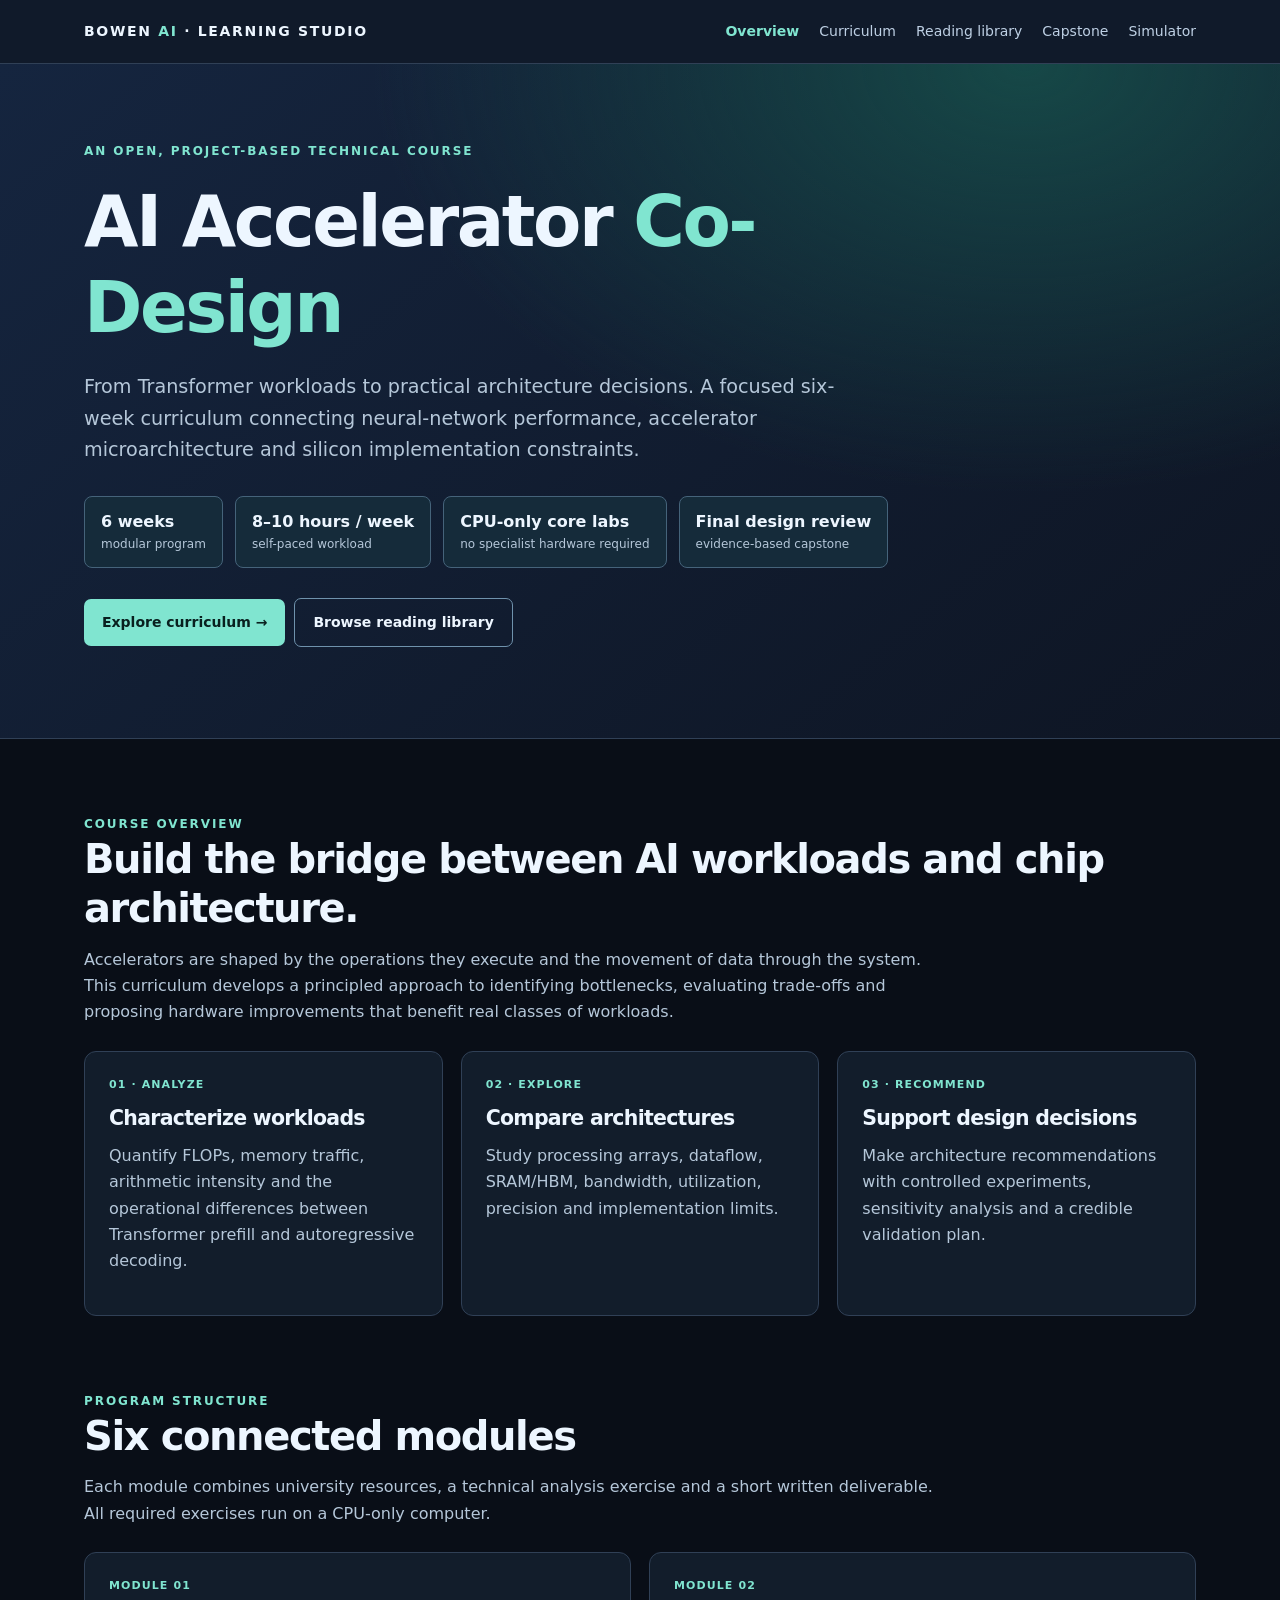
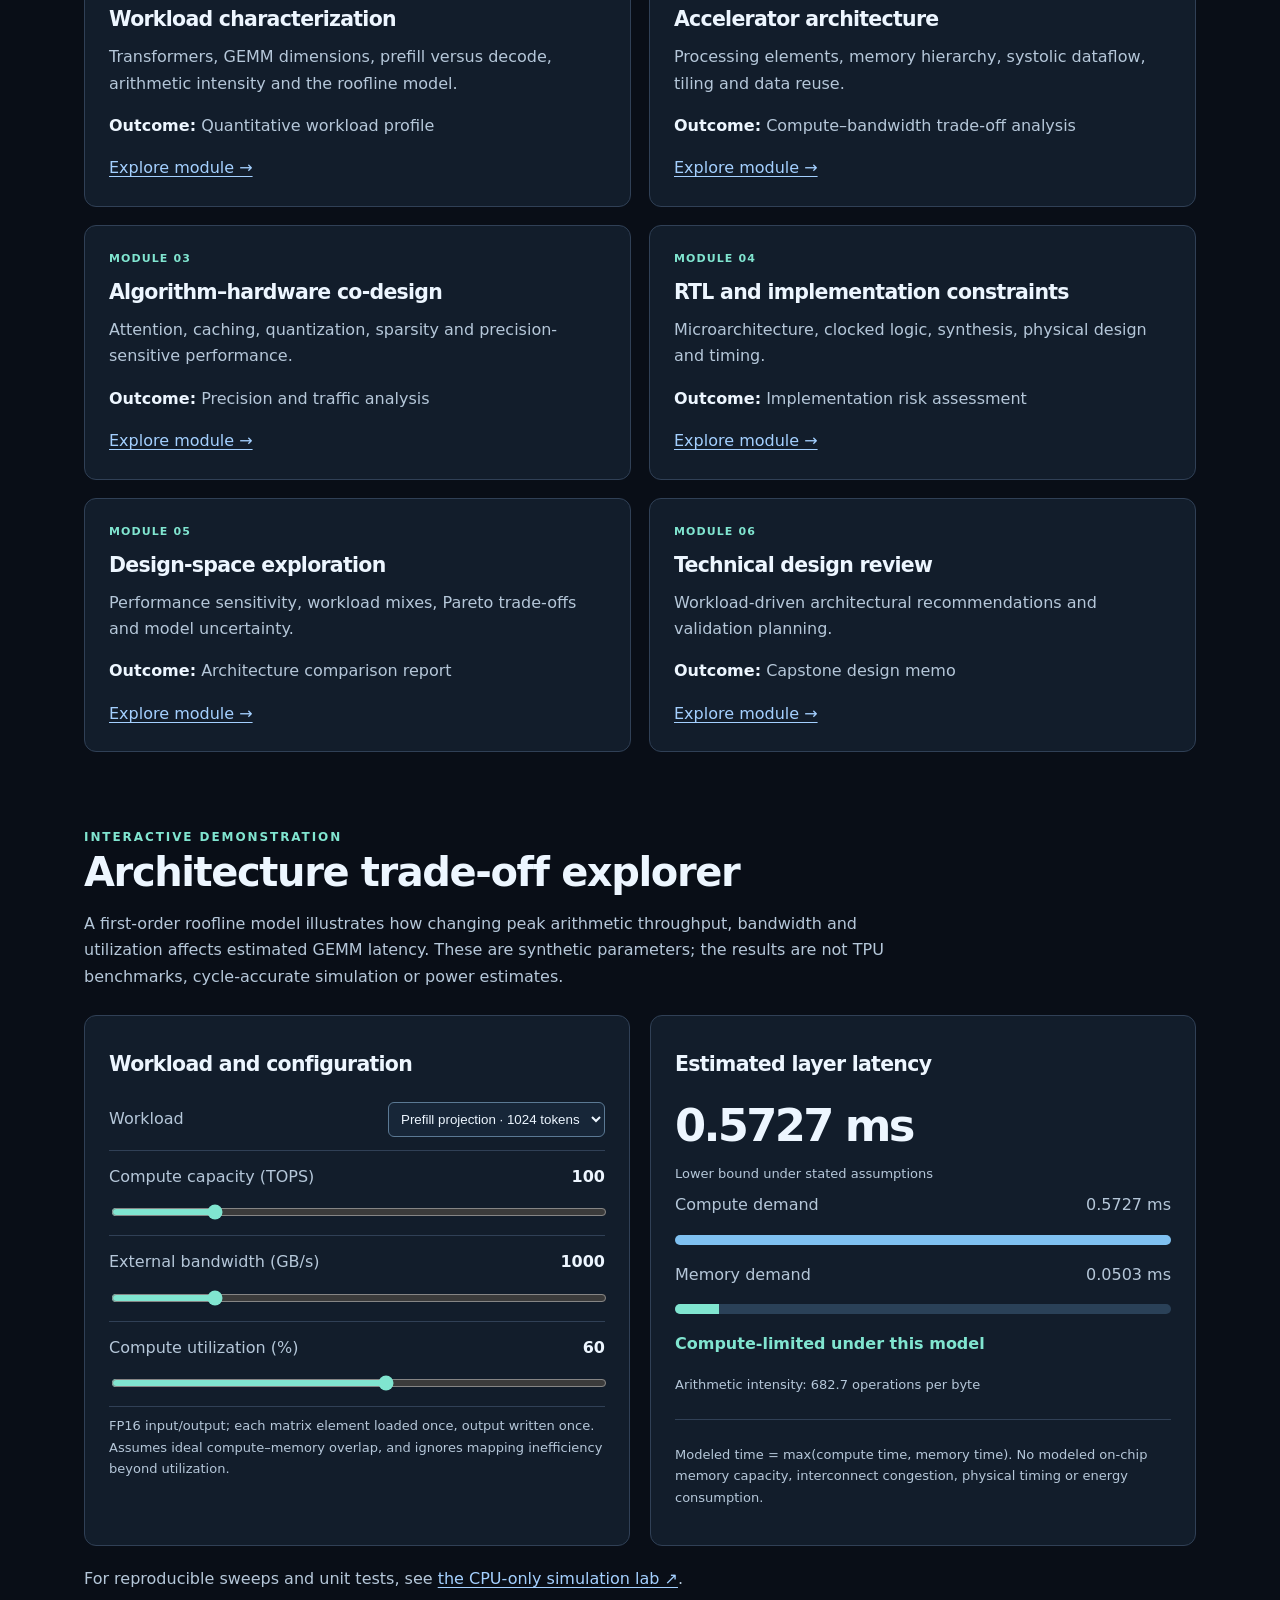
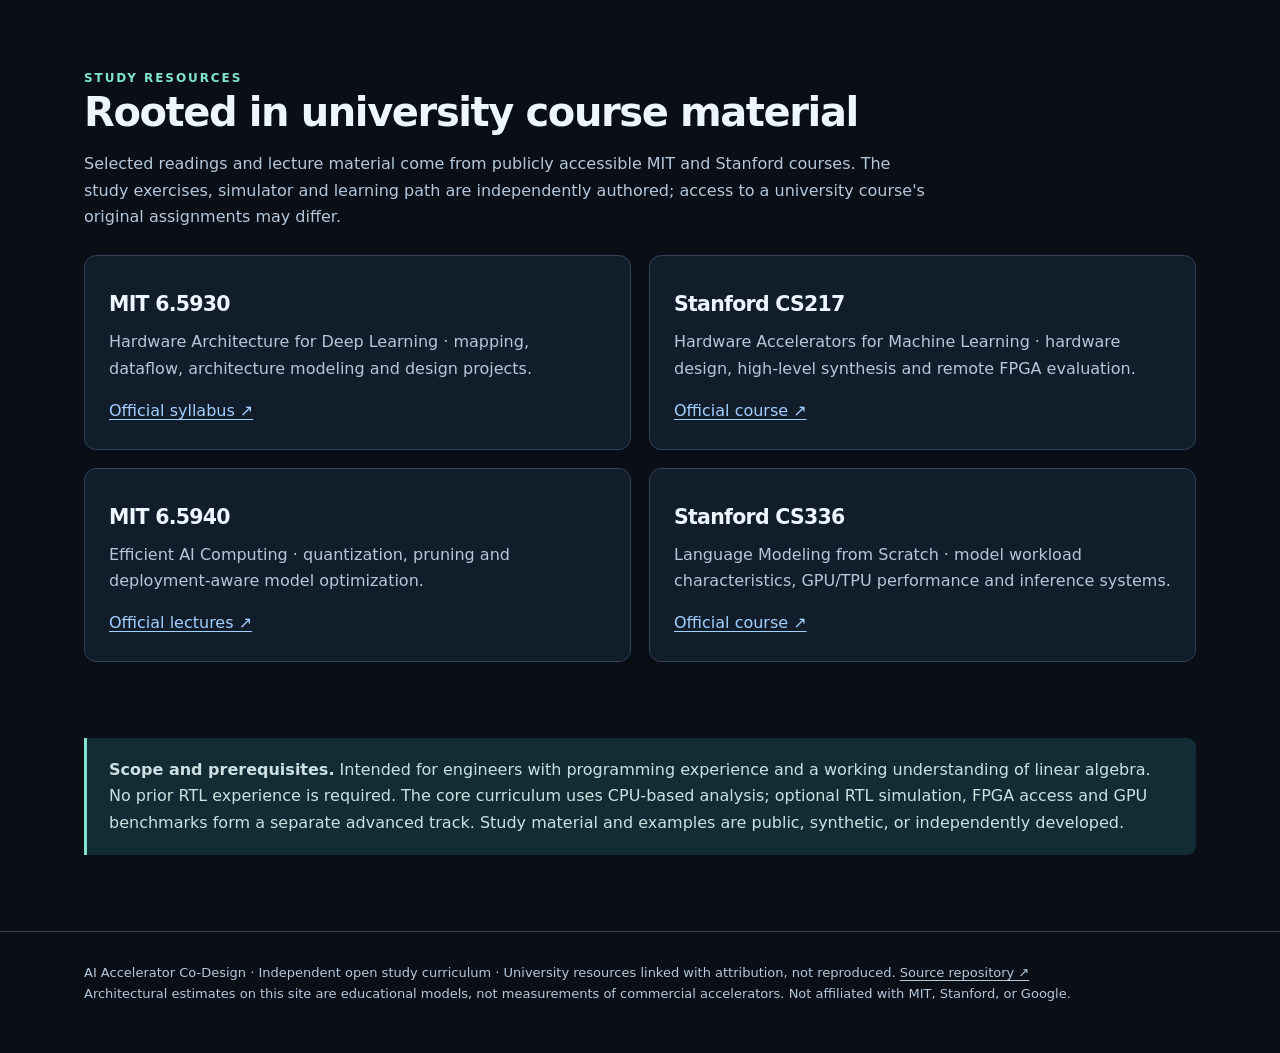
<file: index.html>
<!doctype html><html lang="en"><head><meta charset="utf-8"><meta name="viewport" content="width=device-width,initial-scale=1"><meta name="theme-color" content="#090e17"><meta name="description" content="An independent six-week study program in AI accelerator architecture and hardware-software co-design."><title>AI Accelerator Co-Design | Bowen AI</title><link rel="stylesheet" href="assets/site.css"></head><body><header class="site-header"><nav class="nav" aria-label="Primary navigation"><a class="brand" href="index.html">Bowen <b>AI</b> · Learning Studio</a><div class="menu"><a href="index.html" aria-current="page">Overview</a><a href="curriculum.html" >Curriculum</a><a href="readings.html" >Reading library</a><a href="capstone.html" >Capstone</a><a href="index.html#simulator" >Simulator</a></div></nav></header>
<section class="hero"><div class="wrap"><div class="eyebrow">An open, project-based technical course</div><h1>AI Accelerator <span class="accent">Co-Design</span></h1><p class="lead">From Transformer workloads to practical architecture decisions. A focused six-week curriculum connecting neural-network performance, accelerator microarchitecture and silicon implementation constraints.</p><div class="metadata"><div class="meta">6 weeks<span>modular program</span></div><div class="meta">8–10 hours / week<span>self-paced workload</span></div><div class="meta">CPU-only core labs<span>no specialist hardware required</span></div><div class="meta">Final design review<span>evidence-based capstone</span></div></div><a class="btn" href="curriculum.html">Explore curriculum →</a><a class="btn secondary" href="readings.html">Browse reading library</a></div></section>
<main class="wrap">
<section><div class="eyebrow">Course overview</div><h2>Build the bridge between AI workloads and chip architecture.</h2><p class="section-lead">Accelerators are shaped by the operations they execute and the movement of data through the system. This curriculum develops a principled approach to identifying bottlenecks, evaluating trade-offs and proposing hardware improvements that benefit real classes of workloads.</p><div class="grid"><article class="panel"><div class="tag">01 · Analyze</div><h3>Characterize workloads</h3><p>Quantify FLOPs, memory traffic, arithmetic intensity and the operational differences between Transformer prefill and autoregressive decoding.</p></article><article class="panel"><div class="tag">02 · Explore</div><h3>Compare architectures</h3><p>Study processing arrays, dataflow, SRAM/HBM, bandwidth, utilization, precision and implementation limits.</p></article><article class="panel"><div class="tag">03 · Recommend</div><h3>Support design decisions</h3><p>Make architecture recommendations with controlled experiments, sensitivity analysis and a credible validation plan.</p></article></div></section>
<section id="modules"><div class="eyebrow">Program structure</div><h2>Six connected modules</h2><p class="section-lead">Each module combines university resources, a technical analysis exercise and a short written deliverable. All required exercises run on a CPU-only computer.</p><div class="grid two"><article class="panel"><div class="tag">Module 01</div><h3>Workload characterization</h3><p>Transformers, GEMM dimensions, prefill versus decode, arithmetic intensity and the roofline model.</p><p><strong style="color:#edf6ff">Outcome:</strong> Quantitative workload profile</p><a href="curriculum.html#week-1">Explore module →</a></article><article class="panel"><div class="tag">Module 02</div><h3>Accelerator architecture</h3><p>Processing elements, memory hierarchy, systolic dataflow, tiling and data reuse.</p><p><strong style="color:#edf6ff">Outcome:</strong> Compute–bandwidth trade-off analysis</p><a href="curriculum.html#week-2">Explore module →</a></article><article class="panel"><div class="tag">Module 03</div><h3>Algorithm–hardware co-design</h3><p>Attention, caching, quantization, sparsity and precision-sensitive performance.</p><p><strong style="color:#edf6ff">Outcome:</strong> Precision and traffic analysis</p><a href="curriculum.html#week-3">Explore module →</a></article><article class="panel"><div class="tag">Module 04</div><h3>RTL and implementation constraints</h3><p>Microarchitecture, clocked logic, synthesis, physical design and timing.</p><p><strong style="color:#edf6ff">Outcome:</strong> Implementation risk assessment</p><a href="curriculum.html#week-4">Explore module →</a></article><article class="panel"><div class="tag">Module 05</div><h3>Design-space exploration</h3><p>Performance sensitivity, workload mixes, Pareto trade-offs and model uncertainty.</p><p><strong style="color:#edf6ff">Outcome:</strong> Architecture comparison report</p><a href="curriculum.html#week-5">Explore module →</a></article><article class="panel"><div class="tag">Module 06</div><h3>Technical design review</h3><p>Workload-driven architectural recommendations and validation planning.</p><p><strong style="color:#edf6ff">Outcome:</strong> Capstone design memo</p><a href="curriculum.html#week-6">Explore module →</a></article></div></section>
<section id="simulator"><div class="eyebrow">Interactive demonstration</div><h2>Architecture trade-off explorer</h2><p class="section-lead">A first-order roofline model illustrates how changing peak arithmetic throughput, bandwidth and utilization affects estimated GEMM latency. These are synthetic parameters; the results are not TPU benchmarks, cycle-accurate simulation or power estimates.</p>
<div class="lab"><div class="panel"><h3>Workload and configuration</h3>
<div class="formrow"><label for="shape">Workload</label><select id="shape"><option value="1,4096,4096">Decode projection · batch 1</option><option value="32,4096,4096">Decode projection · batch 32</option><option value="1024,4096,4096" selected>Prefill projection · 1024 tokens</option><option value="1024,11008,4096">MLP projection · 1024 tokens</option></select></div>
<div class="formrow"><label for="compute">Compute capacity (TOPS)</label><strong id="computeVal">100</strong><input id="compute" type="range" min="25" max="400" step="25" value="100"></div>
<div class="formrow"><label for="bw">External bandwidth (GB/s)</label><strong id="bwVal">1000</strong><input id="bw" type="range" min="250" max="4000" step="250" value="1000"></div>
<div class="formrow"><label for="util">Compute utilization (%)</label><strong id="utilVal">60</strong><input id="util" type="range" min="10" max="100" step="10" value="60"></div>
<p class="caption">FP16 input/output; each matrix element loaded once, output written once. Assumes ideal compute–memory overlap, and ignores mapping inefficiency beyond utilization.</p></div>
<div class="panel" aria-live="polite"><h3>Estimated layer latency</h3><div class="estimate" id="latency">—</div><div class="tiny">Lower bound under stated assumptions</div><p>Compute demand <span style="float:right" id="compMs">—</span></p><div class="bar"><span id="compBar"></span></div><p>Memory demand <span style="float:right" id="memMs">—</span></p><div class="bar"><span id="memBar" class="memory"></span></div><p><strong id="bound" class="accent">—</strong></p><p class="tiny" id="intensity"></p><div class="rule"></div><p class="caption">Modeled time = max(compute time, memory time). No modeled on-chip memory capacity, interconnect congestion, physical timing or energy consumption.</p></div></div>
<p style="margin-top:20px">For reproducible sweeps and unit tests, see <a href="https://github.com/Bowen-AI/ai-accelerator-codesign/tree/main/labs">the CPU-only simulation lab ↗</a>.</p></section>
<section><div class="eyebrow">Study resources</div><h2>Rooted in university course material</h2><p class="section-lead">Selected readings and lecture material come from publicly accessible MIT and Stanford courses. The study exercises, simulator and learning path are independently authored; access to a university course's original assignments may differ.</p><div class="grid two">
<article class="panel"><h3>MIT 6.5930</h3><p>Hardware Architecture for Deep Learning · mapping, dataflow, architecture modeling and design projects.</p><a href="https://csg.csail.mit.edu/6.5930/syllabus.html">Official syllabus ↗</a></article>
<article class="panel"><h3>Stanford CS217</h3><p>Hardware Accelerators for Machine Learning · hardware design, high-level synthesis and remote FPGA evaluation.</p><a href="https://cs217.stanford.edu/">Official course ↗</a></article>
<article class="panel"><h3>MIT 6.5940</h3><p>Efficient AI Computing · quantization, pruning and deployment-aware model optimization.</p><a href="https://hanlab.mit.edu/course">Official lectures ↗</a></article>
<article class="panel"><h3>Stanford CS336</h3><p>Language Modeling from Scratch · model workload characteristics, GPU/TPU performance and inference systems.</p><a href="https://cs336.stanford.edu/">Official course ↗</a></article></div></section>
<section class="notice"><strong>Scope and prerequisites.</strong> Intended for engineers with programming experience and a working understanding of linear algebra. No prior RTL experience is required. The core curriculum uses CPU-based analysis; optional RTL simulation, FPGA access and GPU benchmarks form a separate advanced track. Study material and examples are public, synthetic, or independently developed.</section>
</main><script>
(function(){const $=id=>document.getElementById(id);const keys=['shape','compute','bw','util'];function update(){const [m,n,k]=$('shape').value.split(',').map(Number),tops=Number($('compute').value),bandwidth=Number($('bw').value),util=Number($('util').value)/100; $('computeVal').textContent=tops;$('bwVal').textContent=bandwidth;$('utilVal').textContent=Math.round(100*util);const ops=2*m*n*k,bytes=2*(m*k+n*k+m*n),ct=ops/(tops*1e12*util)*1e3,mt=bytes/(bandwidth*1e9)*1e3,lat=Math.max(ct,mt);$('latency').textContent=lat.toFixed(4)+' ms';$('compMs').textContent=ct.toFixed(4)+' ms';$('memMs').textContent=mt.toFixed(4)+' ms';$('compBar').style.width=100*ct/lat+'%';$('memBar').style.width=100*mt/lat+'%';$('bound').textContent=ct>=mt?'Compute-limited under this model':'Bandwidth-limited under this model';$('intensity').textContent='Arithmetic intensity: '+(ops/bytes).toFixed(1)+' operations per byte';}keys.forEach(k=>$(k).addEventListener('input',update));update()})();
</script><footer class="footer"><div class="wrap">AI Accelerator Co-Design · Independent open study curriculum · University resources linked with attribution, not reproduced. <a href="https://github.com/Bowen-AI/ai-accelerator-codesign">Source repository ↗</a><br>Architectural estimates on this site are educational models, not measurements of commercial accelerators. Not affiliated with MIT, Stanford, or Google.</div></footer></body></html>
</file>
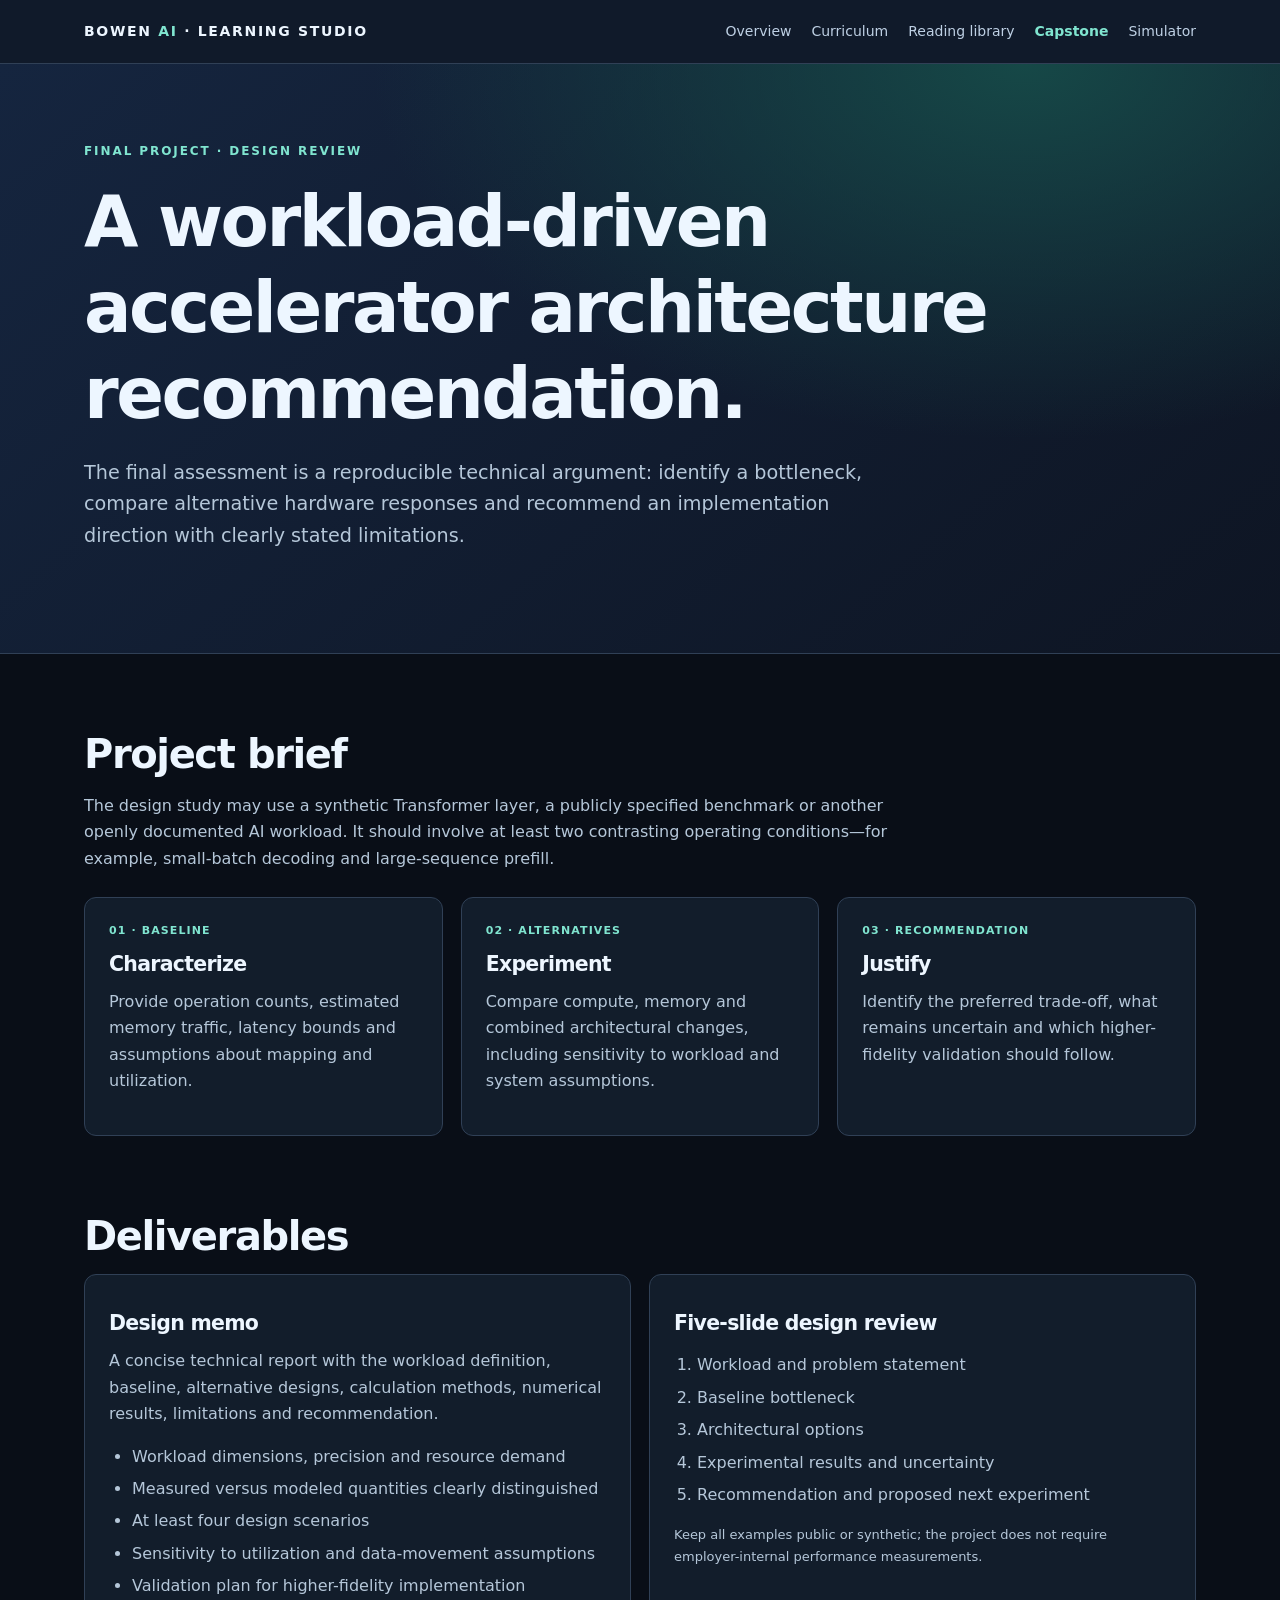
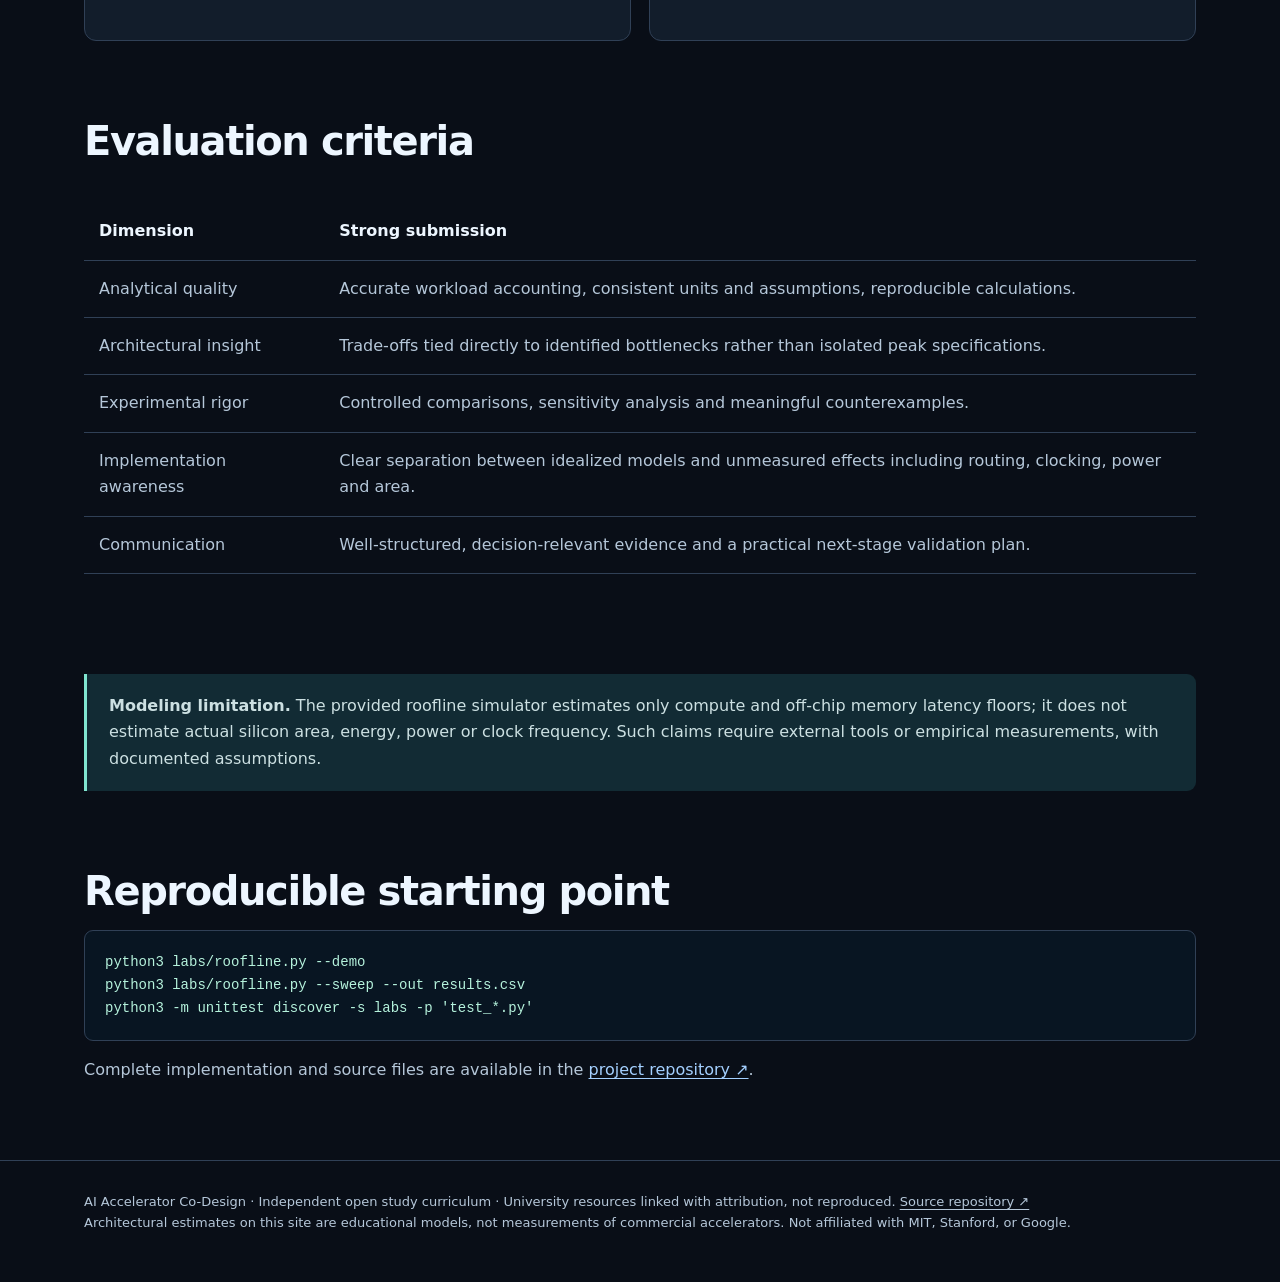
<file: capstone.html>
<!doctype html><html lang="en"><head><meta charset="utf-8"><meta name="viewport" content="width=device-width,initial-scale=1"><meta name="theme-color" content="#090e17"><meta name="description" content="Capstone project specification for a workload-driven AI accelerator architecture review."><title>AI Accelerator Co-Design | Bowen AI</title><link rel="stylesheet" href="assets/site.css"></head><body><header class="site-header"><nav class="nav" aria-label="Primary navigation"><a class="brand" href="index.html">Bowen <b>AI</b> · Learning Studio</a><div class="menu"><a href="index.html" >Overview</a><a href="curriculum.html" >Curriculum</a><a href="readings.html" >Reading library</a><a href="capstone.html" aria-current="page">Capstone</a><a href="index.html#simulator" >Simulator</a></div></nav></header>
<section class="hero"><div class="wrap"><div class="eyebrow">Final project · Design review</div><h1>A workload-driven accelerator architecture recommendation.</h1><p class="lead">The final assessment is a reproducible technical argument: identify a bottleneck, compare alternative hardware responses and recommend an implementation direction with clearly stated limitations.</p></div></section>
<main class="wrap">
<section><h2>Project brief</h2><p class="section-lead">The design study may use a synthetic Transformer layer, a publicly specified benchmark or another openly documented AI workload. It should involve at least two contrasting operating conditions—for example, small-batch decoding and large-sequence prefill.</p><div class="grid"><article class="panel"><div class="tag">01 · Baseline</div><h3>Characterize</h3><p>Provide operation counts, estimated memory traffic, latency bounds and assumptions about mapping and utilization.</p></article><article class="panel"><div class="tag">02 · Alternatives</div><h3>Experiment</h3><p>Compare compute, memory and combined architectural changes, including sensitivity to workload and system assumptions.</p></article><article class="panel"><div class="tag">03 · Recommendation</div><h3>Justify</h3><p>Identify the preferred trade-off, what remains uncertain and which higher-fidelity validation should follow.</p></article></div></section>
<section><h2>Deliverables</h2><div class="grid two"><article class="panel"><h3>Design memo</h3><p>A concise technical report with the workload definition, baseline, alternative designs, calculation methods, numerical results, limitations and recommendation.</p><ul><li>Workload dimensions, precision and resource demand</li><li>Measured versus modeled quantities clearly distinguished</li><li>At least four design scenarios</li><li>Sensitivity to utilization and data-movement assumptions</li><li>Validation plan for higher-fidelity implementation</li></ul></article><article class="panel"><h3>Five-slide design review</h3><ol><li>Workload and problem statement</li><li>Baseline bottleneck</li><li>Architectural options</li><li>Experimental results and uncertainty</li><li>Recommendation and proposed next experiment</li></ol><p class="caption">Keep all examples public or synthetic; the project does not require employer-internal performance measurements.</p></article></div></section>
<section><h2>Evaluation criteria</h2><div class="table-wrap"><table><thead><tr><th>Dimension</th><th>Strong submission</th></tr></thead><tbody>
<tr><td>Analytical quality</td><td>Accurate workload accounting, consistent units and assumptions, reproducible calculations.</td></tr>
<tr><td>Architectural insight</td><td>Trade-offs tied directly to identified bottlenecks rather than isolated peak specifications.</td></tr>
<tr><td>Experimental rigor</td><td>Controlled comparisons, sensitivity analysis and meaningful counterexamples.</td></tr>
<tr><td>Implementation awareness</td><td>Clear separation between idealized models and unmeasured effects including routing, clocking, power and area.</td></tr>
<tr><td>Communication</td><td>Well-structured, decision-relevant evidence and a practical next-stage validation plan.</td></tr>
</tbody></table></div></section>
<section class="notice"><strong>Modeling limitation.</strong> The provided roofline simulator estimates only compute and off-chip memory latency floors; it does not estimate actual silicon area, energy, power or clock frequency. Such claims require external tools or empirical measurements, with documented assumptions.</section>
<section><h2>Reproducible starting point</h2><pre>python3 labs/roofline.py --demo
python3 labs/roofline.py --sweep --out results.csv
python3 -m unittest discover -s labs -p 'test_*.py'</pre><p>Complete implementation and source files are available in the <a href="https://github.com/Bowen-AI/ai-accelerator-codesign">project repository ↗</a>.</p></section></main><footer class="footer"><div class="wrap">AI Accelerator Co-Design · Independent open study curriculum · University resources linked with attribution, not reproduced. <a href="https://github.com/Bowen-AI/ai-accelerator-codesign">Source repository ↗</a><br>Architectural estimates on this site are educational models, not measurements of commercial accelerators. Not affiliated with MIT, Stanford, or Google.</div></footer></body></html>
</file>
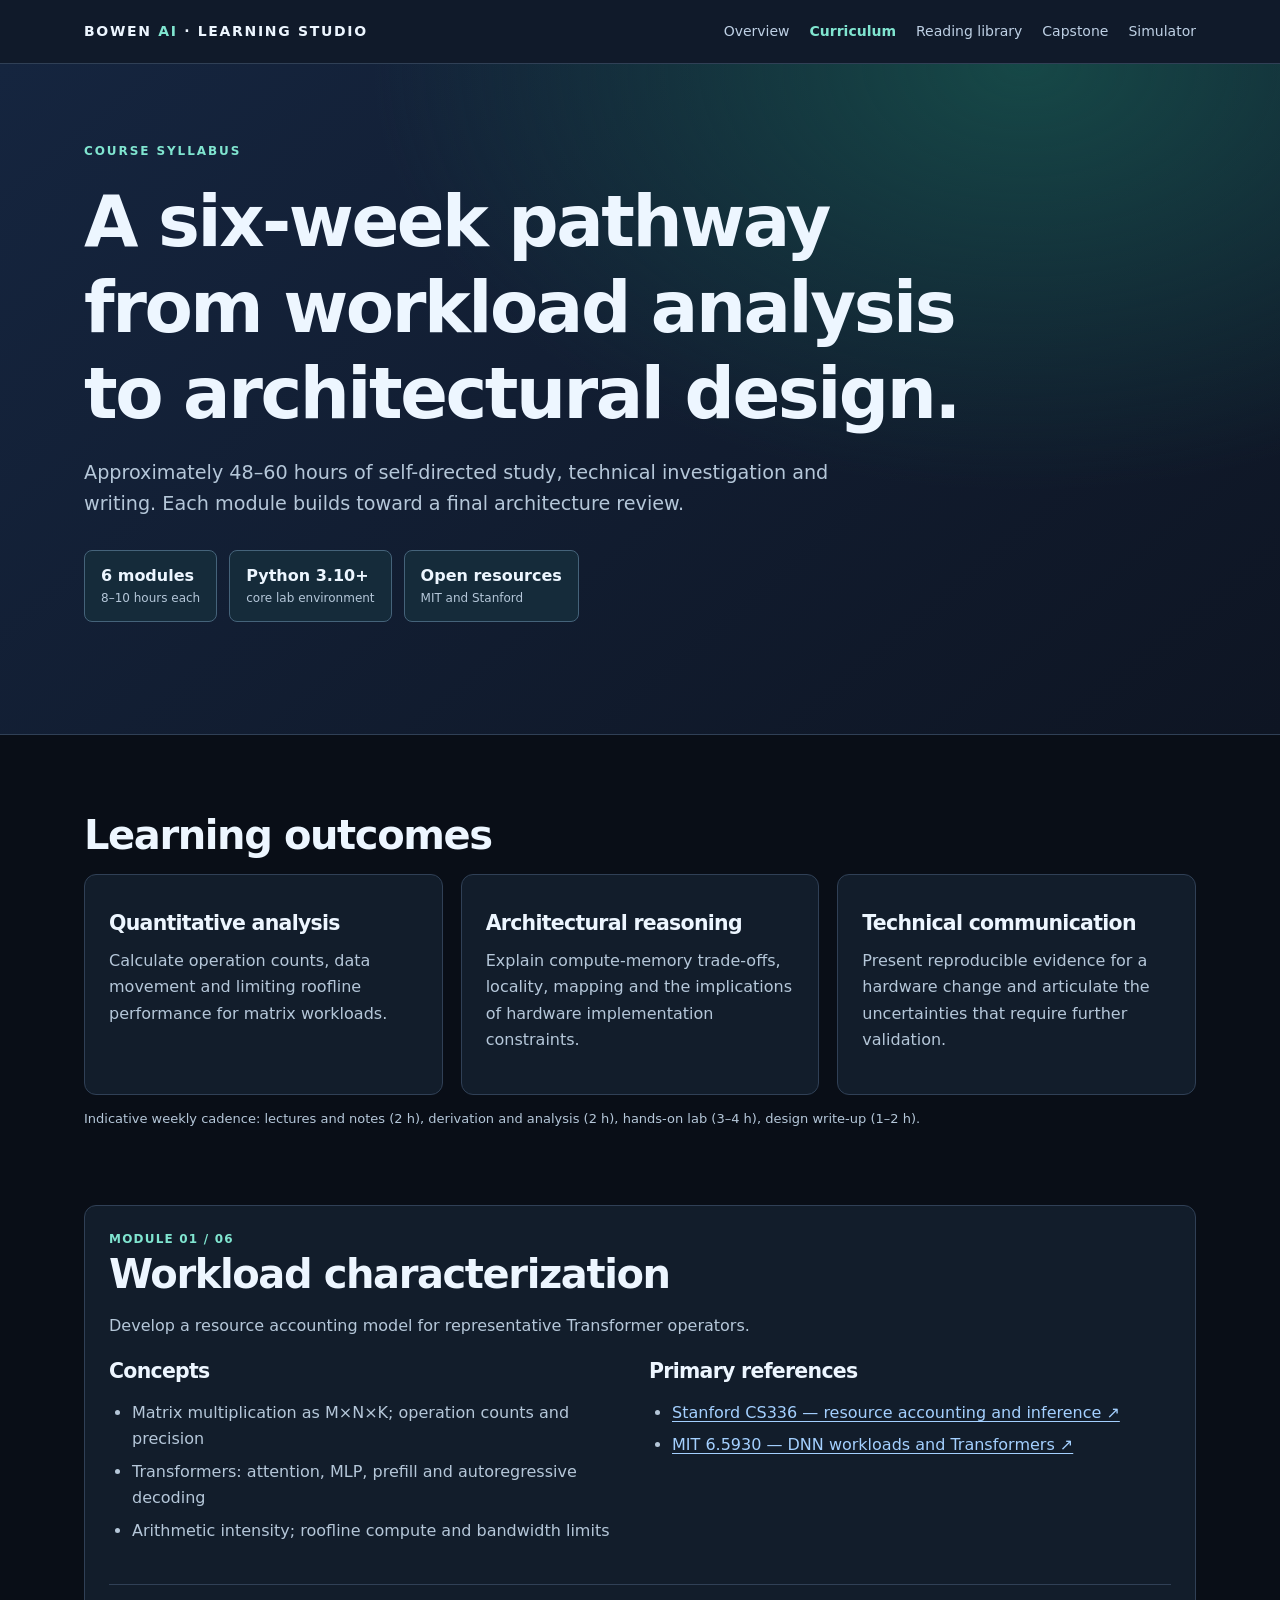
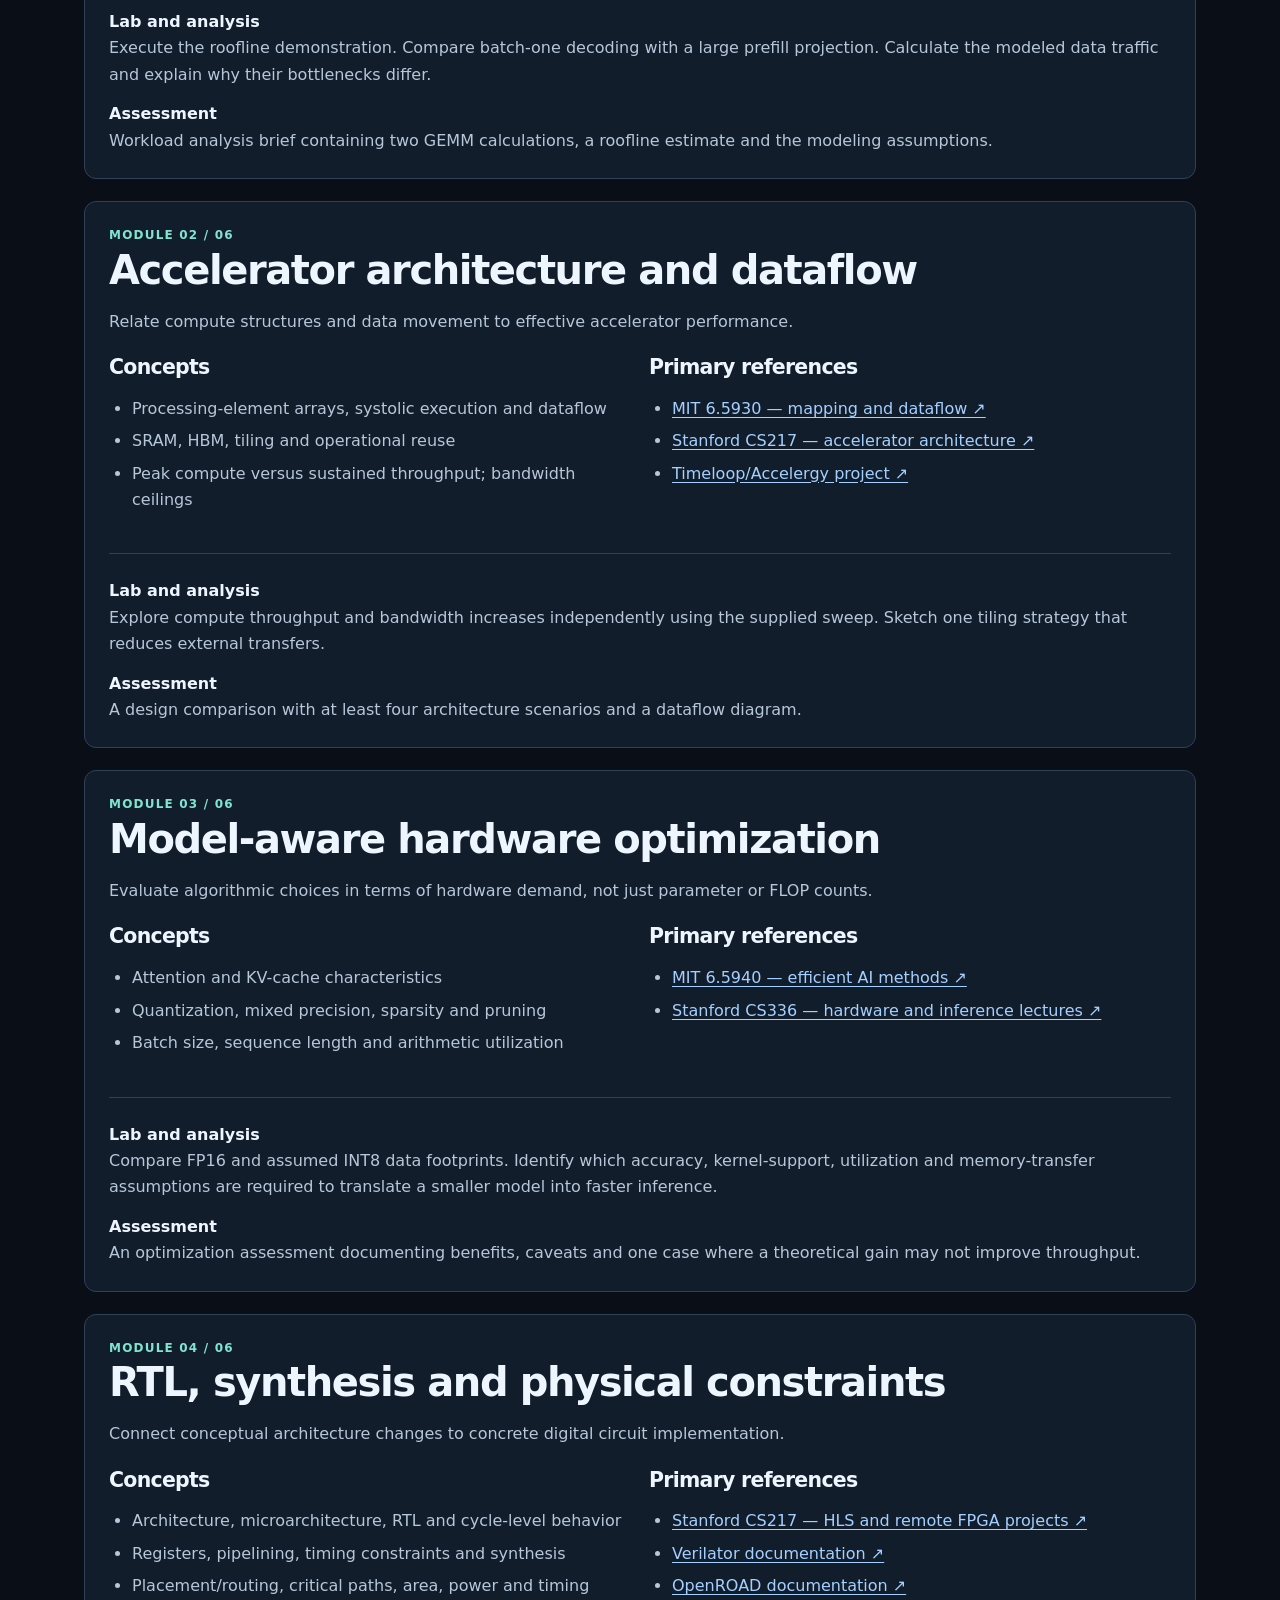
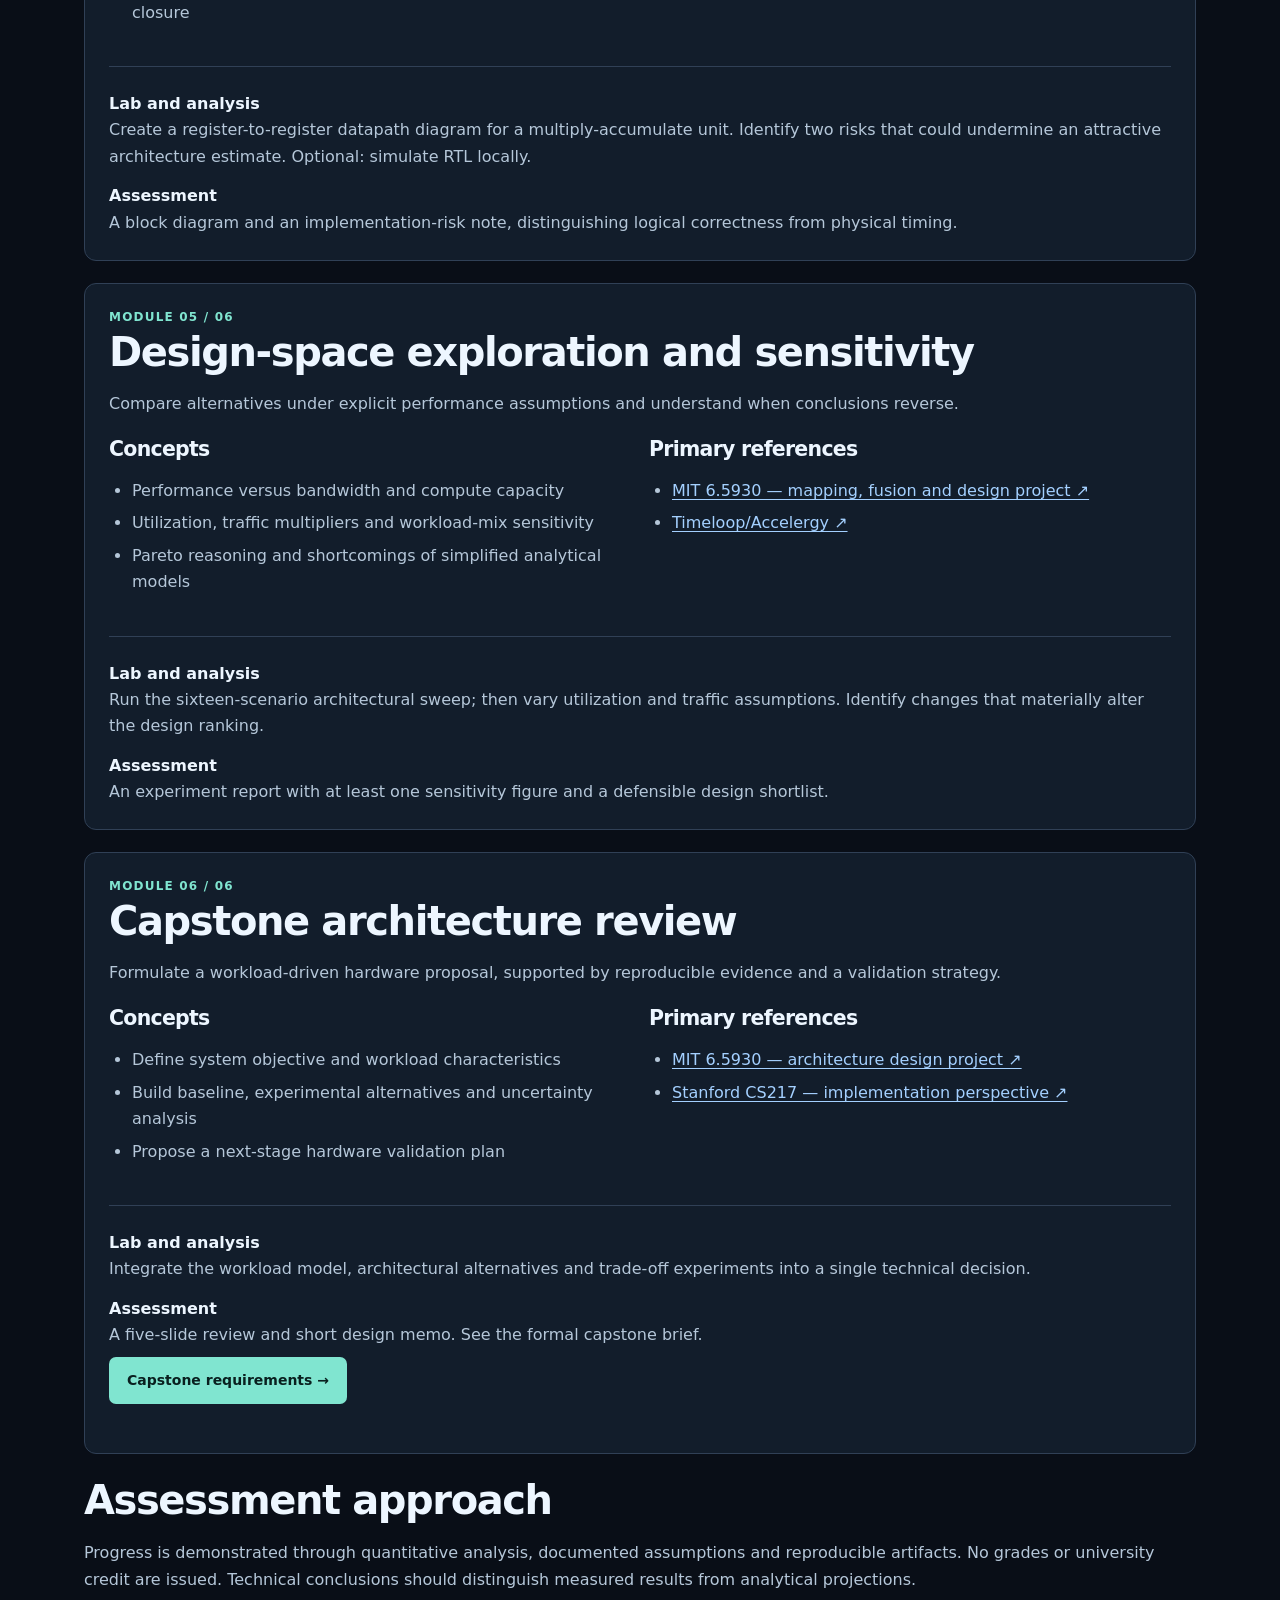
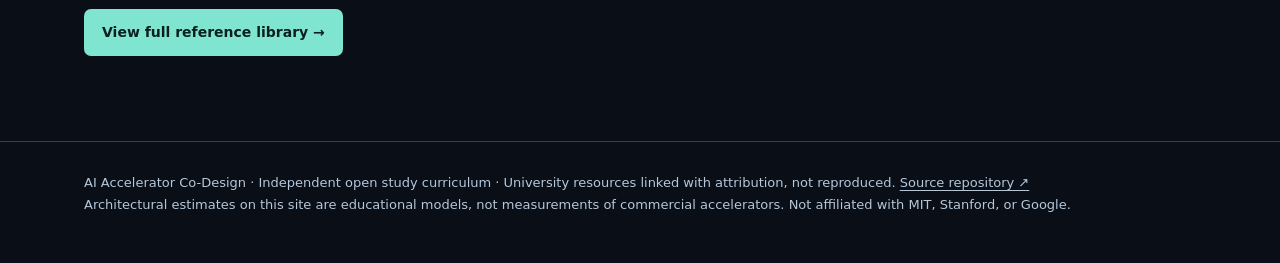
<file: curriculum.html>
<!doctype html><html lang="en"><head><meta charset="utf-8"><meta name="viewport" content="width=device-width,initial-scale=1"><meta name="theme-color" content="#090e17"><meta name="description" content="Detailed six-week AI accelerator architecture syllabus with learning outcomes, lab exercises and official study resources."><title>AI Accelerator Co-Design | Bowen AI</title><link rel="stylesheet" href="assets/site.css"></head><body><header class="site-header"><nav class="nav" aria-label="Primary navigation"><a class="brand" href="index.html">Bowen <b>AI</b> · Learning Studio</a><div class="menu"><a href="index.html" >Overview</a><a href="curriculum.html" aria-current="page">Curriculum</a><a href="readings.html" >Reading library</a><a href="capstone.html" >Capstone</a><a href="index.html#simulator" >Simulator</a></div></nav></header>
<section class="hero"><div class="wrap"><div class="eyebrow">Course syllabus</div><h1>A six-week pathway from workload analysis to architectural design.</h1><p class="lead">Approximately 48–60 hours of self-directed study, technical investigation and writing. Each module builds toward a final architecture review.</p><div class="metadata"><div class="meta">6 modules<span>8–10 hours each</span></div><div class="meta">Python 3.10+<span>core lab environment</span></div><div class="meta">Open resources<span>MIT and Stanford</span></div></div></div></section>
<main class="wrap">
<section><h2>Learning outcomes</h2><div class="grid"><article class="panel"><h3>Quantitative analysis</h3><p>Calculate operation counts, data movement and limiting roofline performance for matrix workloads.</p></article><article class="panel"><h3>Architectural reasoning</h3><p>Explain compute-memory trade-offs, locality, mapping and the implications of hardware implementation constraints.</p></article><article class="panel"><h3>Technical communication</h3><p>Present reproducible evidence for a hardware change and articulate the uncertainties that require further validation.</p></article></div><p class="caption">Indicative weekly cadence: lectures and notes (2 h), derivation and analysis (2 h), hands-on lab (3–4 h), design write-up (1–2 h).</p></section>
<section id="week-1" class="module"><article class="panel"><div class="num">MODULE 01 / 06</div><h2>Workload characterization</h2><p>Develop a resource accounting model for representative Transformer operators.</p><div class="grid two"><div><h3>Concepts</h3><ul><li>Matrix multiplication as M×N×K; operation counts and precision</li><li>Transformers: attention, MLP, prefill and autoregressive decoding</li><li>Arithmetic intensity; roofline compute and bandwidth limits</li></ul></div><div><h3>Primary references</h3><ul><li><a href="https://cs336.stanford.edu/">Stanford CS336 — resource accounting and inference ↗</a></li><li><a href="https://csg.csail.mit.edu/6.5930/syllabus.html">MIT 6.5930 — DNN workloads and Transformers ↗</a></li></ul></div></div><div class="rule"></div><dl><dt>Lab and analysis</dt><dd>Execute the roofline demonstration. Compare batch-one decoding with a large prefill projection. Calculate the modeled data traffic and explain why their bottlenecks differ.</dd><dt>Assessment</dt><dd>Workload analysis brief containing two GEMM calculations, a roofline estimate and the modeling assumptions.</dd></dl></article></section><section id="week-2" class="module"><article class="panel"><div class="num">MODULE 02 / 06</div><h2>Accelerator architecture and dataflow</h2><p>Relate compute structures and data movement to effective accelerator performance.</p><div class="grid two"><div><h3>Concepts</h3><ul><li>Processing-element arrays, systolic execution and dataflow</li><li>SRAM, HBM, tiling and operational reuse</li><li>Peak compute versus sustained throughput; bandwidth ceilings</li></ul></div><div><h3>Primary references</h3><ul><li><a href="https://csg.csail.mit.edu/6.5930/syllabus.html">MIT 6.5930 — mapping and dataflow ↗</a></li><li><a href="https://cs217.stanford.edu/">Stanford CS217 — accelerator architecture ↗</a></li><li><a href="https://timeloop.csail.mit.edu/">Timeloop/Accelergy project ↗</a></li></ul></div></div><div class="rule"></div><dl><dt>Lab and analysis</dt><dd>Explore compute throughput and bandwidth increases independently using the supplied sweep. Sketch one tiling strategy that reduces external transfers.</dd><dt>Assessment</dt><dd>A design comparison with at least four architecture scenarios and a dataflow diagram.</dd></dl></article></section><section id="week-3" class="module"><article class="panel"><div class="num">MODULE 03 / 06</div><h2>Model-aware hardware optimization</h2><p>Evaluate algorithmic choices in terms of hardware demand, not just parameter or FLOP counts.</p><div class="grid two"><div><h3>Concepts</h3><ul><li>Attention and KV-cache characteristics</li><li>Quantization, mixed precision, sparsity and pruning</li><li>Batch size, sequence length and arithmetic utilization</li></ul></div><div><h3>Primary references</h3><ul><li><a href="https://hanlab.mit.edu/course">MIT 6.5940 — efficient AI methods ↗</a></li><li><a href="https://cs336.stanford.edu/">Stanford CS336 — hardware and inference lectures ↗</a></li></ul></div></div><div class="rule"></div><dl><dt>Lab and analysis</dt><dd>Compare FP16 and assumed INT8 data footprints. Identify which accuracy, kernel-support, utilization and memory-transfer assumptions are required to translate a smaller model into faster inference.</dd><dt>Assessment</dt><dd>An optimization assessment documenting benefits, caveats and one case where a theoretical gain may not improve throughput.</dd></dl></article></section><section id="week-4" class="module"><article class="panel"><div class="num">MODULE 04 / 06</div><h2>RTL, synthesis and physical constraints</h2><p>Connect conceptual architecture changes to concrete digital circuit implementation.</p><div class="grid two"><div><h3>Concepts</h3><ul><li>Architecture, microarchitecture, RTL and cycle-level behavior</li><li>Registers, pipelining, timing constraints and synthesis</li><li>Placement/routing, critical paths, area, power and timing closure</li></ul></div><div><h3>Primary references</h3><ul><li><a href="https://cs217.stanford.edu/">Stanford CS217 — HLS and remote FPGA projects ↗</a></li><li><a href="https://verilator.org/guide/latest/">Verilator documentation ↗</a></li><li><a href="https://openroad.readthedocs.io/">OpenROAD documentation ↗</a></li></ul></div></div><div class="rule"></div><dl><dt>Lab and analysis</dt><dd>Create a register-to-register datapath diagram for a multiply-accumulate unit. Identify two risks that could undermine an attractive architecture estimate. Optional: simulate RTL locally.</dd><dt>Assessment</dt><dd>A block diagram and an implementation-risk note, distinguishing logical correctness from physical timing.</dd></dl></article></section><section id="week-5" class="module"><article class="panel"><div class="num">MODULE 05 / 06</div><h2>Design-space exploration and sensitivity</h2><p>Compare alternatives under explicit performance assumptions and understand when conclusions reverse.</p><div class="grid two"><div><h3>Concepts</h3><ul><li>Performance versus bandwidth and compute capacity</li><li>Utilization, traffic multipliers and workload-mix sensitivity</li><li>Pareto reasoning and shortcomings of simplified analytical models</li></ul></div><div><h3>Primary references</h3><ul><li><a href="https://csg.csail.mit.edu/6.5930/syllabus.html">MIT 6.5930 — mapping, fusion and design project ↗</a></li><li><a href="https://timeloop.csail.mit.edu/">Timeloop/Accelergy ↗</a></li></ul></div></div><div class="rule"></div><dl><dt>Lab and analysis</dt><dd>Run the sixteen-scenario architectural sweep; then vary utilization and traffic assumptions. Identify changes that materially alter the design ranking.</dd><dt>Assessment</dt><dd>An experiment report with at least one sensitivity figure and a defensible design shortlist.</dd></dl></article></section><section id="week-6" class="module"><article class="panel"><div class="num">MODULE 06 / 06</div><h2>Capstone architecture review</h2><p>Formulate a workload-driven hardware proposal, supported by reproducible evidence and a validation strategy.</p><div class="grid two"><div><h3>Concepts</h3><ul><li>Define system objective and workload characteristics</li><li>Build baseline, experimental alternatives and uncertainty analysis</li><li>Propose a next-stage hardware validation plan</li></ul></div><div><h3>Primary references</h3><ul><li><a href="https://csg.csail.mit.edu/6.5930/">MIT 6.5930 — architecture design project ↗</a></li><li><a href="https://cs217.stanford.edu/">Stanford CS217 — implementation perspective ↗</a></li></ul></div></div><div class="rule"></div><dl><dt>Lab and analysis</dt><dd>Integrate the workload model, architectural alternatives and trade-off experiments into a single technical decision.</dd><dt>Assessment</dt><dd>A five-slide review and short design memo. See the formal capstone brief.</dd></dl><p><a class="btn" href="capstone.html">Capstone requirements →</a></p></article></section>
<section><h2>Assessment approach</h2><p>Progress is demonstrated through quantitative analysis, documented assumptions and reproducible artifacts. No grades or university credit are issued. Technical conclusions should distinguish measured results from analytical projections.</p><a href="readings.html" class="btn">View full reference library →</a></section></main><footer class="footer"><div class="wrap">AI Accelerator Co-Design · Independent open study curriculum · University resources linked with attribution, not reproduced. <a href="https://github.com/Bowen-AI/ai-accelerator-codesign">Source repository ↗</a><br>Architectural estimates on this site are educational models, not measurements of commercial accelerators. Not affiliated with MIT, Stanford, or Google.</div></footer></body></html>
</file>
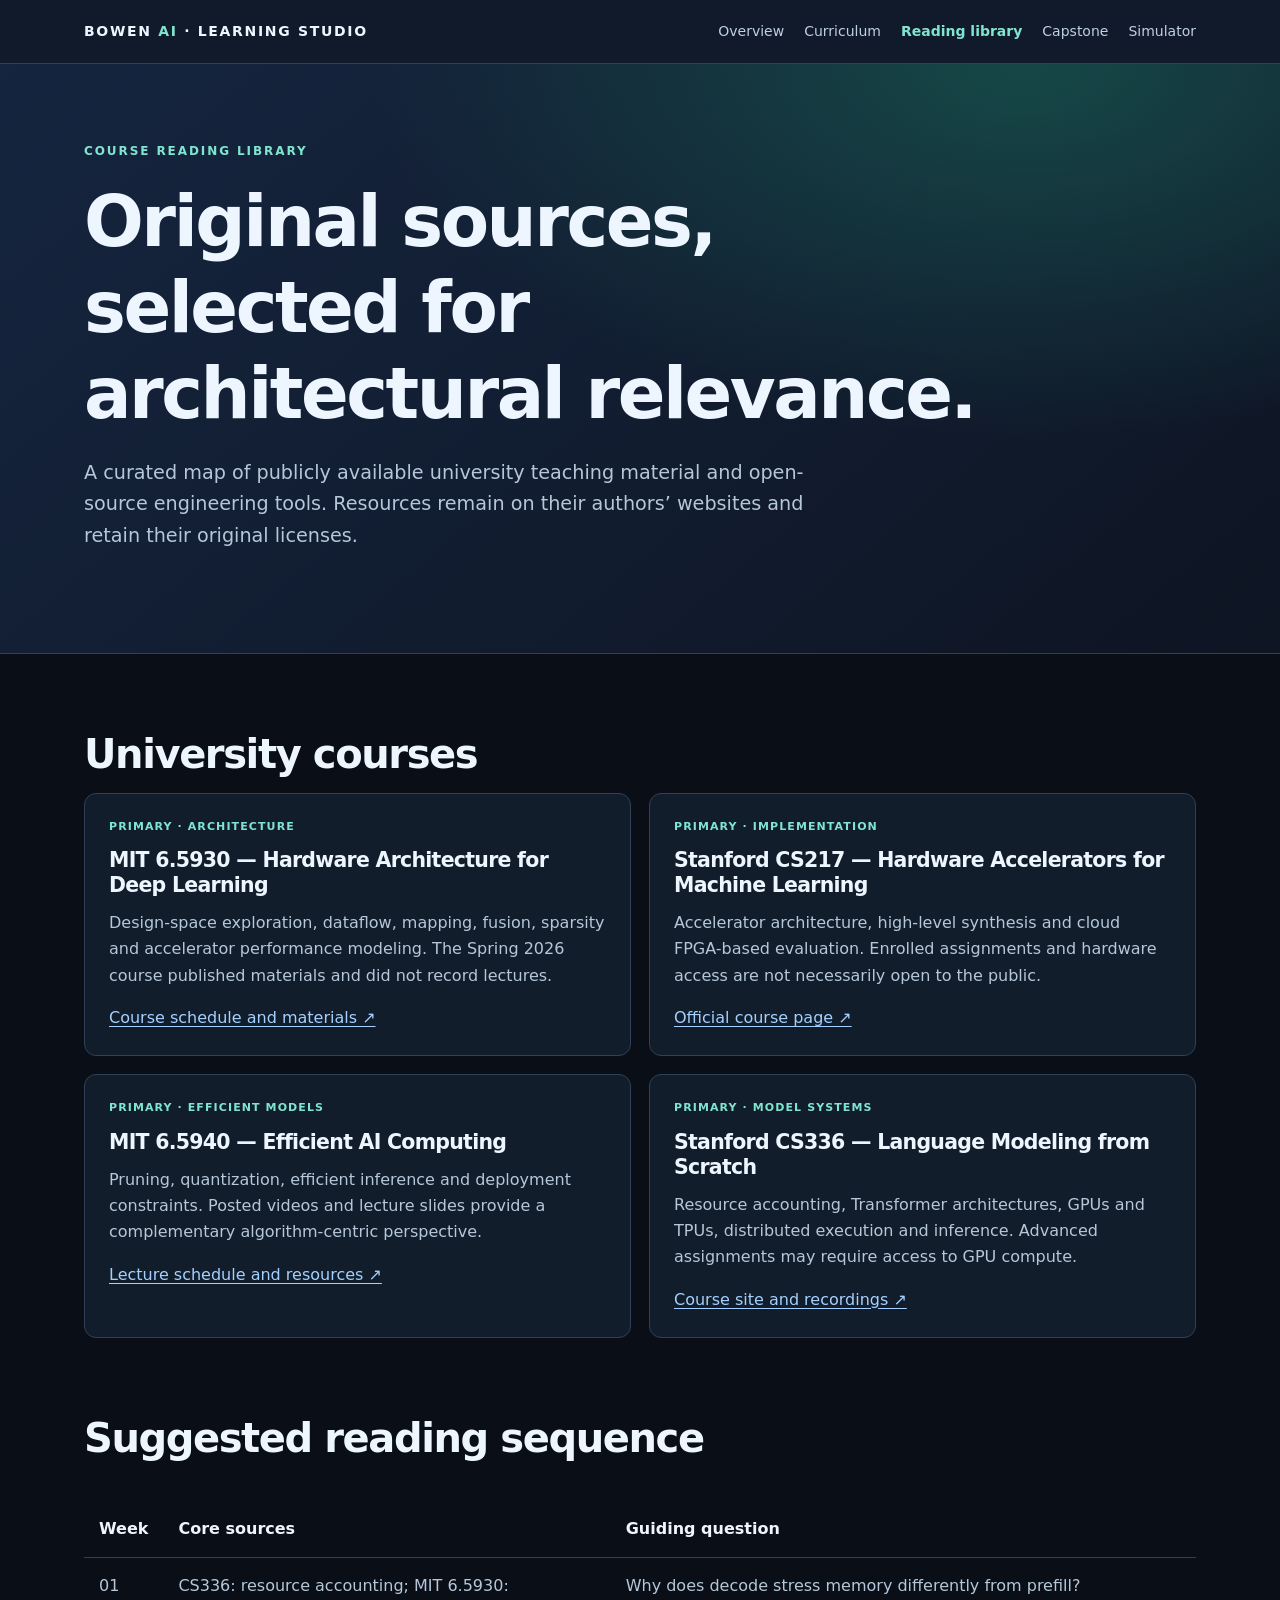
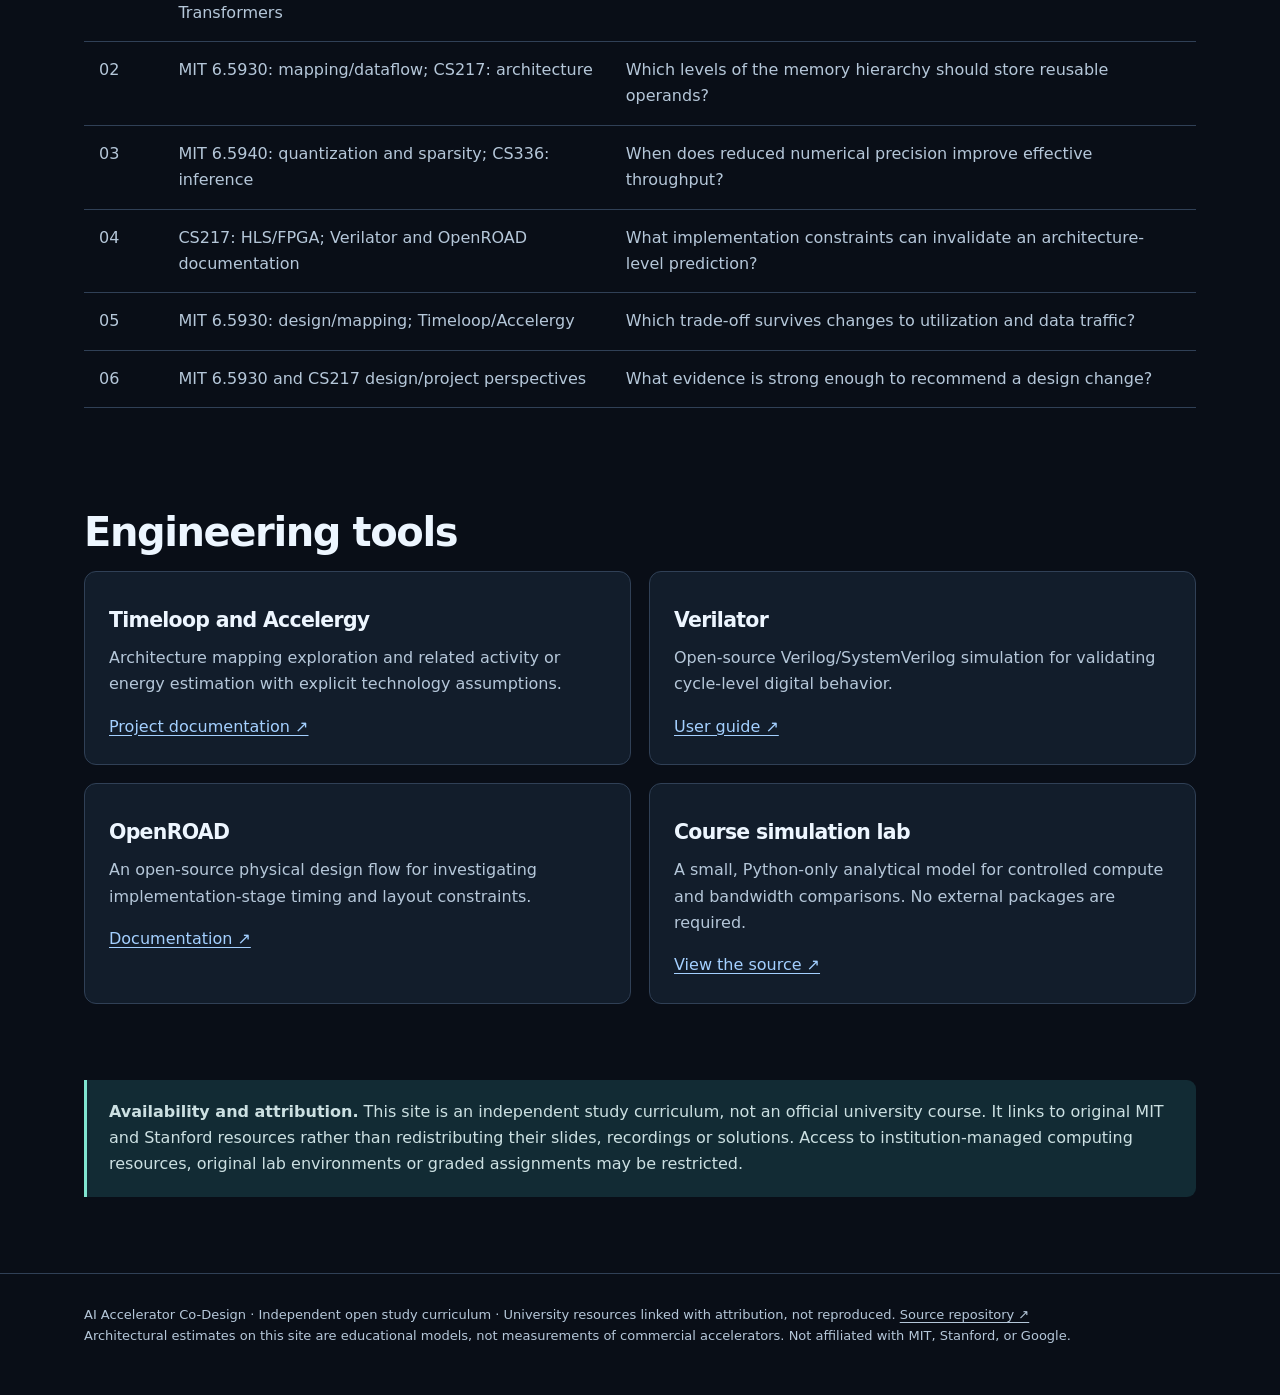
<file: readings.html>
<!doctype html><html lang="en"><head><meta charset="utf-8"><meta name="viewport" content="width=device-width,initial-scale=1"><meta name="theme-color" content="#090e17"><meta name="description" content="University readings and open-source tools for AI accelerator co-design."><title>AI Accelerator Co-Design | Bowen AI</title><link rel="stylesheet" href="assets/site.css"></head><body><header class="site-header"><nav class="nav" aria-label="Primary navigation"><a class="brand" href="index.html">Bowen <b>AI</b> · Learning Studio</a><div class="menu"><a href="index.html" >Overview</a><a href="curriculum.html" >Curriculum</a><a href="readings.html" aria-current="page">Reading library</a><a href="capstone.html" >Capstone</a><a href="index.html#simulator" >Simulator</a></div></nav></header>
<section class="hero"><div class="wrap"><div class="eyebrow">Course reading library</div><h1>Original sources, selected for architectural relevance.</h1><p class="lead">A curated map of publicly available university teaching material and open-source engineering tools. Resources remain on their authors’ websites and retain their original licenses.</p></div></section>
<main class="wrap">
<section><h2>University courses</h2><div class="grid two">
<article class="panel"><div class="tag">Primary · Architecture</div><h3>MIT 6.5930 — Hardware Architecture for Deep Learning</h3><p>Design-space exploration, dataflow, mapping, fusion, sparsity and accelerator performance modeling. The Spring 2026 course published materials and did not record lectures.</p><a href="https://csg.csail.mit.edu/6.5930/syllabus.html">Course schedule and materials ↗</a></article>
<article class="panel"><div class="tag">Primary · Implementation</div><h3>Stanford CS217 — Hardware Accelerators for Machine Learning</h3><p>Accelerator architecture, high-level synthesis and cloud FPGA-based evaluation. Enrolled assignments and hardware access are not necessarily open to the public.</p><a href="https://cs217.stanford.edu/">Official course page ↗</a></article>
<article class="panel"><div class="tag">Primary · Efficient models</div><h3>MIT 6.5940 — Efficient AI Computing</h3><p>Pruning, quantization, efficient inference and deployment constraints. Posted videos and lecture slides provide a complementary algorithm-centric perspective.</p><a href="https://hanlab.mit.edu/course">Lecture schedule and resources ↗</a></article>
<article class="panel"><div class="tag">Primary · Model systems</div><h3>Stanford CS336 — Language Modeling from Scratch</h3><p>Resource accounting, Transformer architectures, GPUs and TPUs, distributed execution and inference. Advanced assignments may require access to GPU compute.</p><a href="https://cs336.stanford.edu/">Course site and recordings ↗</a></article>
</div></section>
<section><h2>Suggested reading sequence</h2><div class="table-wrap"><table><thead><tr><th>Week</th><th>Core sources</th><th>Guiding question</th></tr></thead><tbody>
<tr><td>01</td><td>CS336: resource accounting; MIT 6.5930: Transformers</td><td>Why does decode stress memory differently from prefill?</td></tr>
<tr><td>02</td><td>MIT 6.5930: mapping/dataflow; CS217: architecture</td><td>Which levels of the memory hierarchy should store reusable operands?</td></tr>
<tr><td>03</td><td>MIT 6.5940: quantization and sparsity; CS336: inference</td><td>When does reduced numerical precision improve effective throughput?</td></tr>
<tr><td>04</td><td>CS217: HLS/FPGA; Verilator and OpenROAD documentation</td><td>What implementation constraints can invalidate an architecture-level prediction?</td></tr>
<tr><td>05</td><td>MIT 6.5930: design/mapping; Timeloop/Accelergy</td><td>Which trade-off survives changes to utilization and data traffic?</td></tr>
<tr><td>06</td><td>MIT 6.5930 and CS217 design/project perspectives</td><td>What evidence is strong enough to recommend a design change?</td></tr>
</tbody></table></div></section>
<section><h2>Engineering tools</h2><div class="grid two"><article class="panel"><h3>Timeloop and Accelergy</h3><p>Architecture mapping exploration and related activity or energy estimation with explicit technology assumptions.</p><a href="https://timeloop.csail.mit.edu/">Project documentation ↗</a></article><article class="panel"><h3>Verilator</h3><p>Open-source Verilog/SystemVerilog simulation for validating cycle-level digital behavior.</p><a href="https://verilator.org/guide/latest/">User guide ↗</a></article><article class="panel"><h3>OpenROAD</h3><p>An open-source physical design flow for investigating implementation-stage timing and layout constraints.</p><a href="https://openroad.readthedocs.io/">Documentation ↗</a></article><article class="panel"><h3>Course simulation lab</h3><p>A small, Python-only analytical model for controlled compute and bandwidth comparisons. No external packages are required.</p><a href="https://github.com/Bowen-AI/ai-accelerator-codesign/tree/main/labs">View the source ↗</a></article></div></section>
<section class="notice"><strong>Availability and attribution.</strong> This site is an independent study curriculum, not an official university course. It links to original MIT and Stanford resources rather than redistributing their slides, recordings or solutions. Access to institution-managed computing resources, original lab environments or graded assignments may be restricted.</section></main><footer class="footer"><div class="wrap">AI Accelerator Co-Design · Independent open study curriculum · University resources linked with attribution, not reproduced. <a href="https://github.com/Bowen-AI/ai-accelerator-codesign">Source repository ↗</a><br>Architectural estimates on this site are educational models, not measurements of commercial accelerators. Not affiliated with MIT, Stanford, or Google.</div></footer></body></html>
</file>
<file: assets/site.css>
:root{color-scheme:dark;--bg:#090e17;--surface:#121d2b;--surface2:#172638;--border:#304056;--ink:#edf6ff;--muted:#b5c7d9;--accent:#80e5d0;--blue:#a4d0ff;--max:1160px;font-family:Inter,ui-sans-serif,system-ui,-apple-system,"Segoe UI",sans-serif}
*{box-sizing:border-box}html{scroll-behavior:smooth}body{margin:0;background:var(--bg);color:var(--ink);font-size:16px;line-height:1.65}
a{color:var(--blue);text-decoration:underline;text-underline-offset:3px}a:hover,a:focus-visible{color:var(--accent)}
a:focus-visible,input:focus-visible,select:focus-visible{outline:2px solid var(--accent);outline-offset:3px}
.site-header{border-bottom:1px solid var(--border);background:#101a2a}
.nav{max-width:var(--max);margin:auto;padding:20px 24px;display:flex;justify-content:space-between;align-items:center;gap:18px}
.brand{font-size:14px;letter-spacing:.12em;font-weight:800;text-transform:uppercase;color:var(--ink);text-decoration:none}.brand b{color:var(--accent)}
.menu{display:flex;flex-wrap:wrap;gap:20px;font-size:14px}.menu a{text-decoration:none;color:#bed0e4}.menu a[aria-current="page"]{color:var(--accent);font-weight:700}
.wrap{max-width:var(--max);padding:0 24px;margin:auto}.hero{background:radial-gradient(ellipse at 80% 0,#164847 0%,transparent 45%),linear-gradient(140deg,#15253f,#0e1523);border-bottom:1px solid var(--border);padding:78px 0 82px}
.eyebrow{font-size:12px;letter-spacing:.16em;text-transform:uppercase;color:var(--accent);font-weight:800}
h1,h2,h3{line-height:1.22;letter-spacing:-.035em}h1{font-size:clamp(2.5rem,6vw,4.4rem);max-width:910px;margin:18px 0}h2{font-size:clamp(1.8rem,3.3vw,2.5rem);margin:0 0 14px}h3{font-size:1.28rem;margin:12px 0}p{color:var(--muted)}.lead{font-size:1.2rem;max-width:780px}.accent{color:var(--accent)}
.metadata{display:flex;flex-wrap:wrap;gap:12px;margin:30px 0}.meta{border:1px solid #45637a;border-radius:8px;padding:12px 16px;background:#152b3a;color:var(--ink);font-weight:700}.meta span{display:block;color:var(--muted);font-size:12px;font-weight:400}
.btn{display:inline-block;text-decoration:none;border-radius:7px;padding:12px 18px;background:var(--accent);color:#09201f;font-size:14px;font-weight:800;margin:0 9px 9px 0}.btn.secondary{background:transparent;border:1px solid #6f92ac;color:var(--ink)}.btn:hover{color:#071a19;background:#b1f5e5}
main{padding:60px 0 100px}section{margin-bottom:76px}.section-lead{max-width:850px;margin:0 0 25px}
.grid{display:grid;grid-template-columns:repeat(3,1fr);gap:18px}.grid.two{grid-template-columns:repeat(2,1fr)}.panel{padding:24px;border:1px solid var(--border);border-radius:12px;background:var(--surface)}.panel p{margin-top:8px}.tag{font-size:11px;font-weight:800;letter-spacing:.1em;color:var(--accent);text-transform:uppercase}
ul,ol{padding-left:23px;color:var(--muted)}li{margin:6px 0}li strong{color:var(--ink)}
.rule{height:1px;background:var(--border);margin:24px 0}.notice{background:#122b34;border-left:3px solid var(--accent);padding:19px 22px;border-radius:0 9px 9px 0;color:#cce0e2}
table{width:100%;border-collapse:collapse;margin:24px 0}th,td{text-align:left;padding:15px;border-bottom:1px solid var(--border);vertical-align:top}th{color:var(--ink)}td{color:var(--muted)}.table-wrap{overflow-x:auto}
.resource{display:flex;justify-content:space-between;align-items:flex-start;gap:16px}.resource .label{color:var(--accent);font-weight:700}
pre,code{font-family:ui-monospace,SFMono-Regular,Consolas,monospace}code{background:#26354a;padding:2px 5px;border-radius:3px;color:#bff5df}pre{background:#081522;border:1px solid var(--border);padding:20px;border-radius:9px;overflow-x:auto;color:#b5f2dc;font-size:14px}
.footer{border-top:1px solid var(--border);padding:30px 0 48px;font-size:13px;color:var(--muted)}.footer a{color:var(--muted)}
.lab{display:grid;grid-template-columns:1fr 1fr;gap:20px}.formrow{display:grid;grid-template-columns:1fr auto;gap:12px;padding:13px 0;border-bottom:1px solid var(--border);align-items:center}.formrow label{color:var(--muted)}.formrow input[type=range]{grid-column:1/-1;width:100%;accent-color:var(--accent)}
select{padding:8px;background:var(--surface2);border:1px solid #5b7994;color:var(--ink);border-radius:6px}.estimate{font-size:2.8rem;font-weight:800;letter-spacing:-.06em;margin:12px 0 0}.tiny{font-size:13px;color:var(--muted)}.bar{height:10px;background:#2a4158;border-radius:20px;overflow:hidden;margin:5px 0 17px}.bar span{height:100%;display:block;background:#7fc1f1;width:0}.bar span.memory{background:var(--accent)}
.caption{font-size:13px;color:var(--muted)}.module{margin-bottom:22px}.module .num{font-size:12px;font-weight:800;color:var(--accent);letter-spacing:.1em}.module h3{margin-top:4px}.module dl{margin:0}.module dt{font-weight:750;color:var(--ink);margin-top:13px}.module dd{color:var(--muted);margin-left:0}summary{cursor:pointer;font-weight:700;color:var(--ink)}
@media(max-width:820px){.grid,.grid.two,.lab{grid-template-columns:1fr}.hero{padding:48px 0}.nav{align-items:flex-start;flex-direction:column}.wrap,.nav{padding-left:18px;padding-right:18px}.resource{display:block}}
</file>
